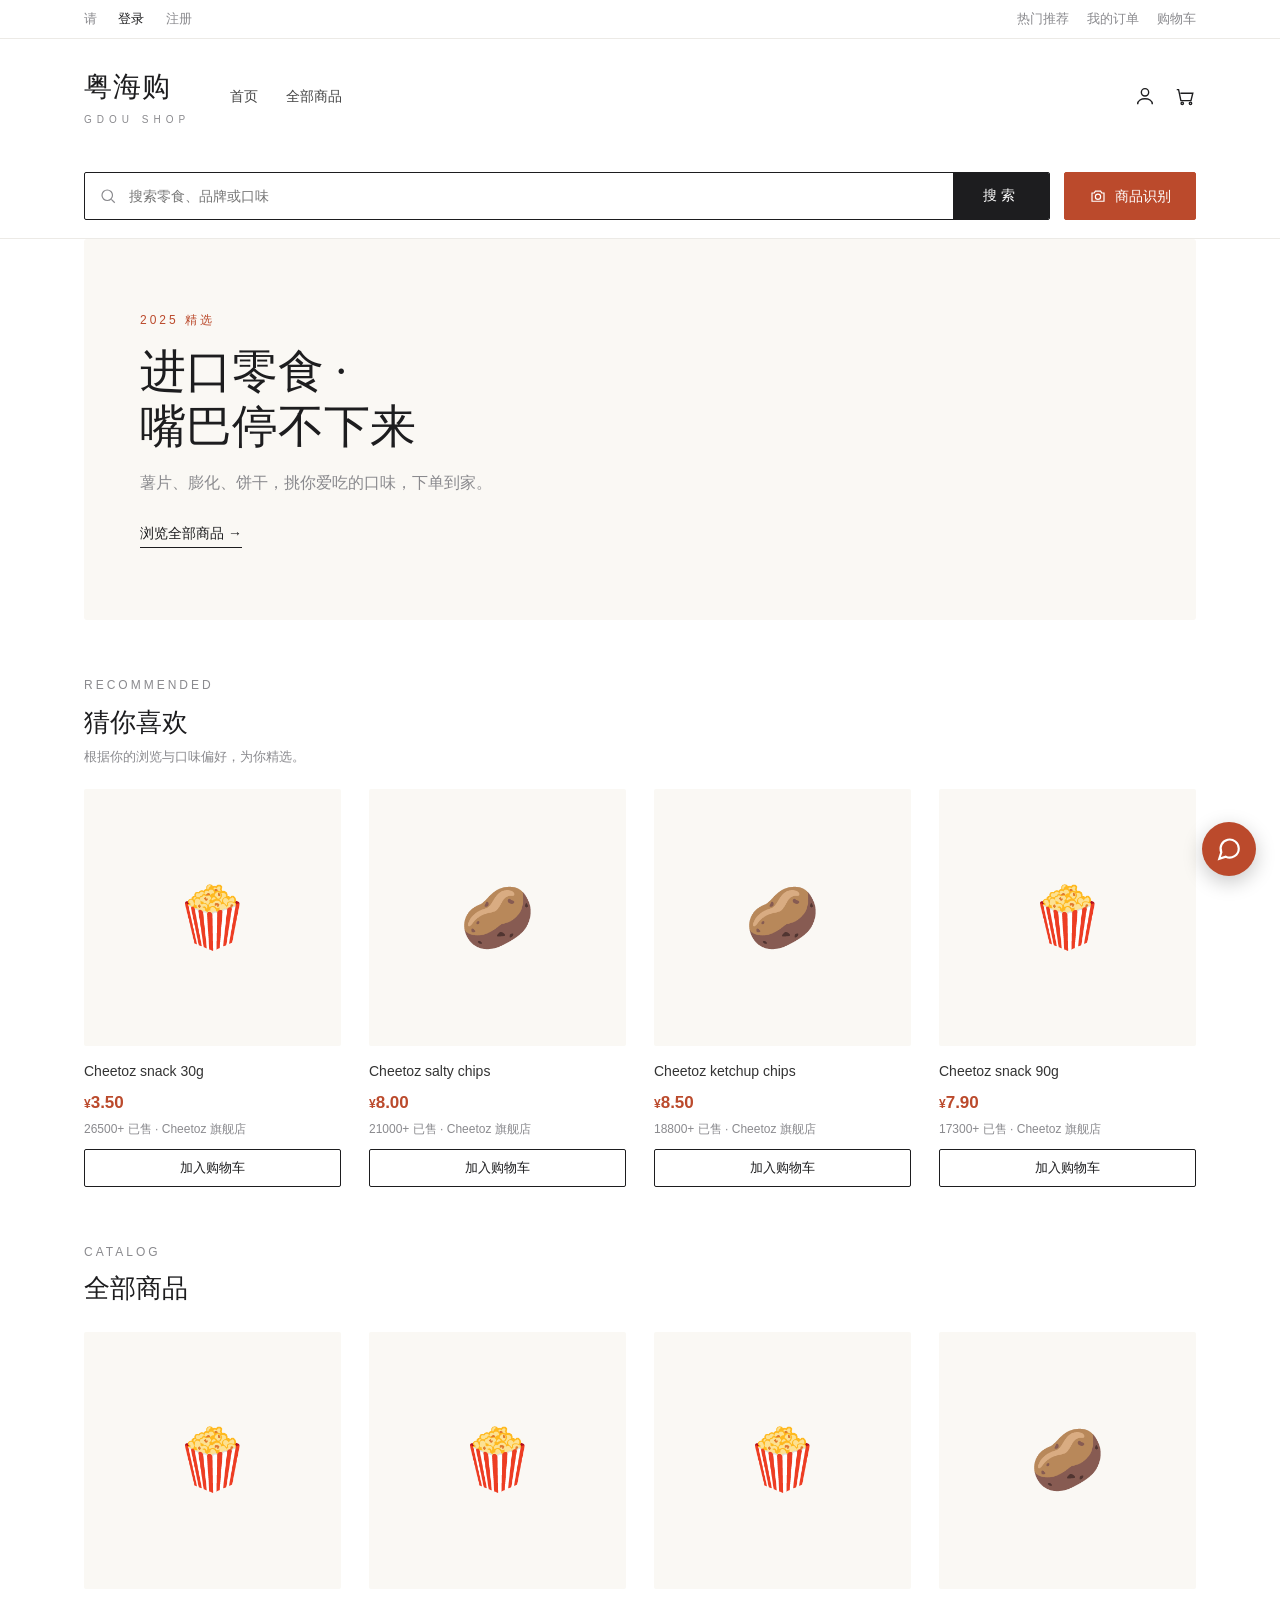
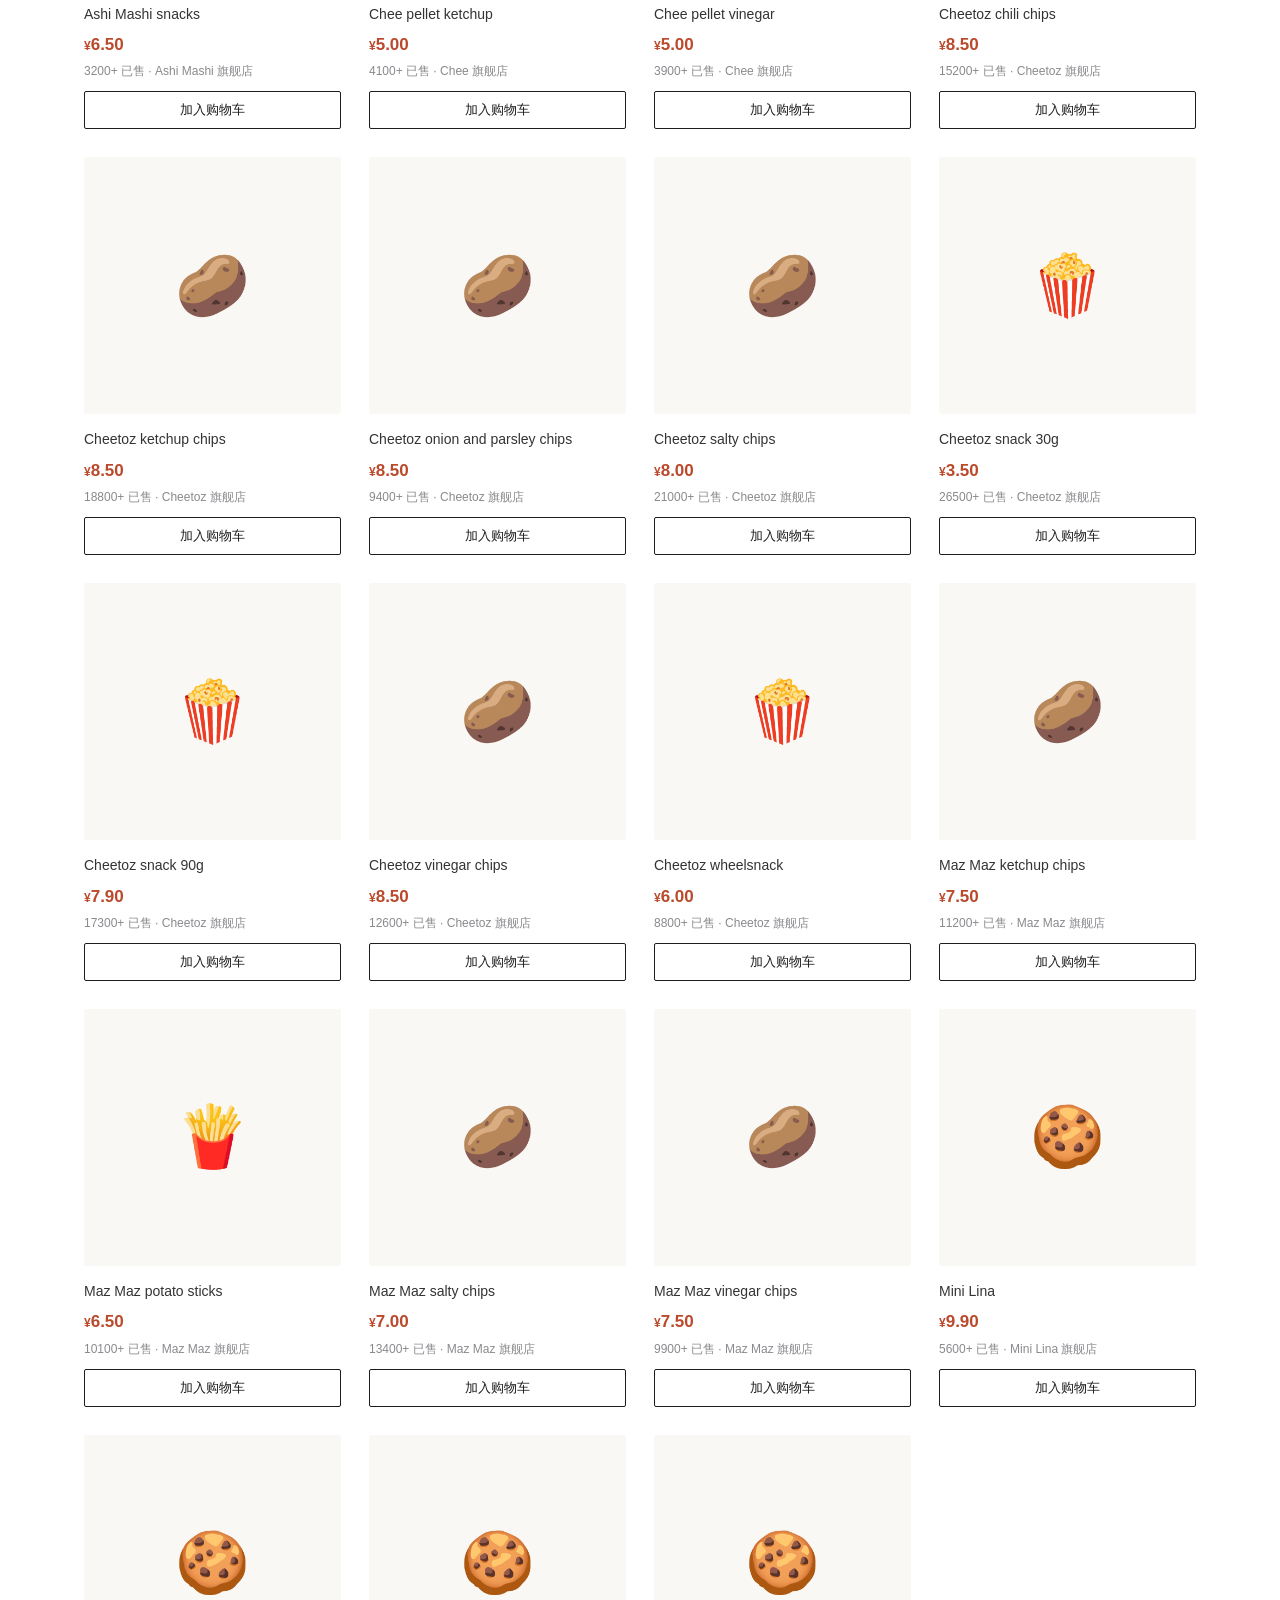
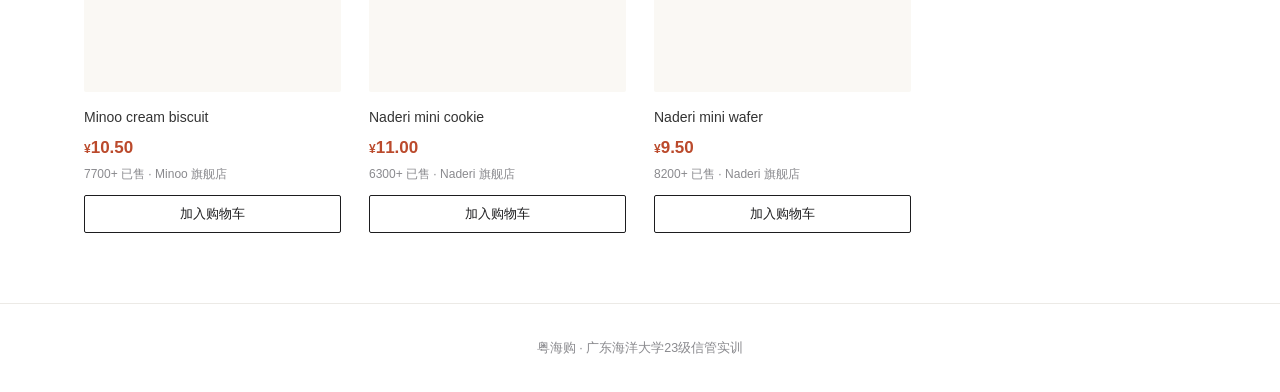
<file: Week1/shop-frontend/index.html>
<!DOCTYPE html>
<html lang="zh-CN">
<head>
<meta charset="UTF-8">
<meta name="viewport" content="width=device-width, initial-scale=1.0">
<title>粤海购</title>
<link rel="stylesheet" href="css/style.css">
</head>
<body>

<div class="topbar"><div class="wrap">
  <div id="userArea">请 <a class="hi" href="login.html">登录</a> / <a href="login.html">注册</a></div>
  <div><a href="reco-test.html">热门推荐</a><a href="orders.html">我的订单</a><a href="cart.html">购物车</a></div>
</div></div>

<header class="header"><div class="wrap">
  <a class="brand" href="index.html">粤海购<small>GDOU SHOP</small></a>
  <nav class="nav">
    <a href="index.html">首页</a><a href="#all">全部商品</a>
  </nav>
  <div class="tools">
    <svg class="ic" viewBox="0 0 24 24" title="我的账户" onclick="goAccount()"><circle cx="12" cy="8" r="4"/><path d="M4 21c0-4 4-6 8-6s8 2 8 6"/></svg>
    <a class="cart-wrap" href="cart.html" title="购物车">
      <svg class="ic" viewBox="0 0 24 24"><path d="M3 5h2l2.5 12h11l2-8H7"/><circle cx="9" cy="20" r="1.3"/><circle cx="18" cy="20" r="1.3"/></svg>
      <span class="cart-badge" id="cartBadge" style="display:none"></span>
    </a>
  </div>
</div></header>

<div class="searchbar"><div class="wrap">
  <div class="searchrow">
    <div class="searchbox">
      <svg class="s-ic" viewBox="0 0 24 24"><circle cx="11" cy="11" r="7"/><line x1="21" y1="21" x2="16.5" y2="16.5"/></svg>
      <input id="kw" placeholder="搜索零食、品牌或口味" onkeydown="if(event.key==='Enter')doSearch()">
      <button class="s-btn" type="button" onclick="doSearch()">搜索</button>
    </div>
    <a class="reco-btn" href="recognize.html">
      <svg viewBox="0 0 24 24"><path d="M4 8h3l1.5-2.5h7L17 8h3v11H4z"/><circle cx="12" cy="13" r="3.5"/></svg>
      商品识别
    </a>
  </div>
</div></div>

<div class="wrap">
  <!-- hero -->
  <section class="hero">
    <div class="eyebrow">2025 精选</div>
    <h1>进口零食 ·<br>嘴巴停不下来</h1>
    <p>薯片、膨化、饼干，挑你爱吃的口味，下单到家。</p>
    <a class="cta" href="#all">浏览全部商品 →</a>
  </section>

  <!-- 猜你喜欢 -->
  <section class="sec" id="reco">
    <div class="eyebrow">RECOMMENDED</div>
    <h2>猜你喜欢</h2>
    <div class="note">根据你的浏览与口味偏好，为你精选。</div>
  </section>
  <div class="grid" id="recoGrid"></div>

  <!-- 全部商品 -->
  <section class="sec" id="all"><div class="eyebrow">CATALOG</div><h2>全部商品</h2></section>
  <div class="grid" id="grid"></div>
</div>

<footer>粤海购 · 广东海洋大学23级信管实训</footer>

<script src="js/app.js"></script>
<script>
let ALL = [];
const SEARCH_MAP = { '辣':'chili','番茄':'ketchup','茄汁':'ketchup','醋':'vinegar','酸':'vinegar','咸':'salty','奶油':'cream','洋葱':'onion','薯片':'chips','饼干':'biscuit','土豆':'potato','奇多':'cheetoz' };
function doSearch(){
  const raw = document.getElementById('kw').value.trim();
  if(!raw){ document.getElementById('grid').innerHTML = ALL.map(cardHTML).join(''); return; }
  const k = (SEARCH_MAP[raw] || raw).toLowerCase();
  const hits = ALL.filter(p => (p.name + ' ' + p.shop).toLowerCase().includes(k));
  document.getElementById('grid').innerHTML = hits.length
    ? hits.map(cardHTML).join('')
    : '<div class="empty-state" style="grid-column:1/-1"><div class="es-title">没有找到“' + raw + '”相关的商品</div><div class="es-sub">换个关键词试试，或问问右下角的 AI 客服～</div></div>';
  document.getElementById('all').scrollIntoView({ behavior:'smooth' });
}
(async function(){
  sessionStorage.removeItem('reco_state');   // 回到首页则清空识别结果缓存
  renderUser();
  ALL = await fetchProducts();
  const recs = await fetchRecommend(currentUser(), ALL, 4);
  document.getElementById('recoGrid').innerHTML = recs.map(cardHTML).join('');
  document.getElementById('grid').innerHTML = ALL.map(cardHTML).join('');
})();
</script>
</body>
</html>
</file>
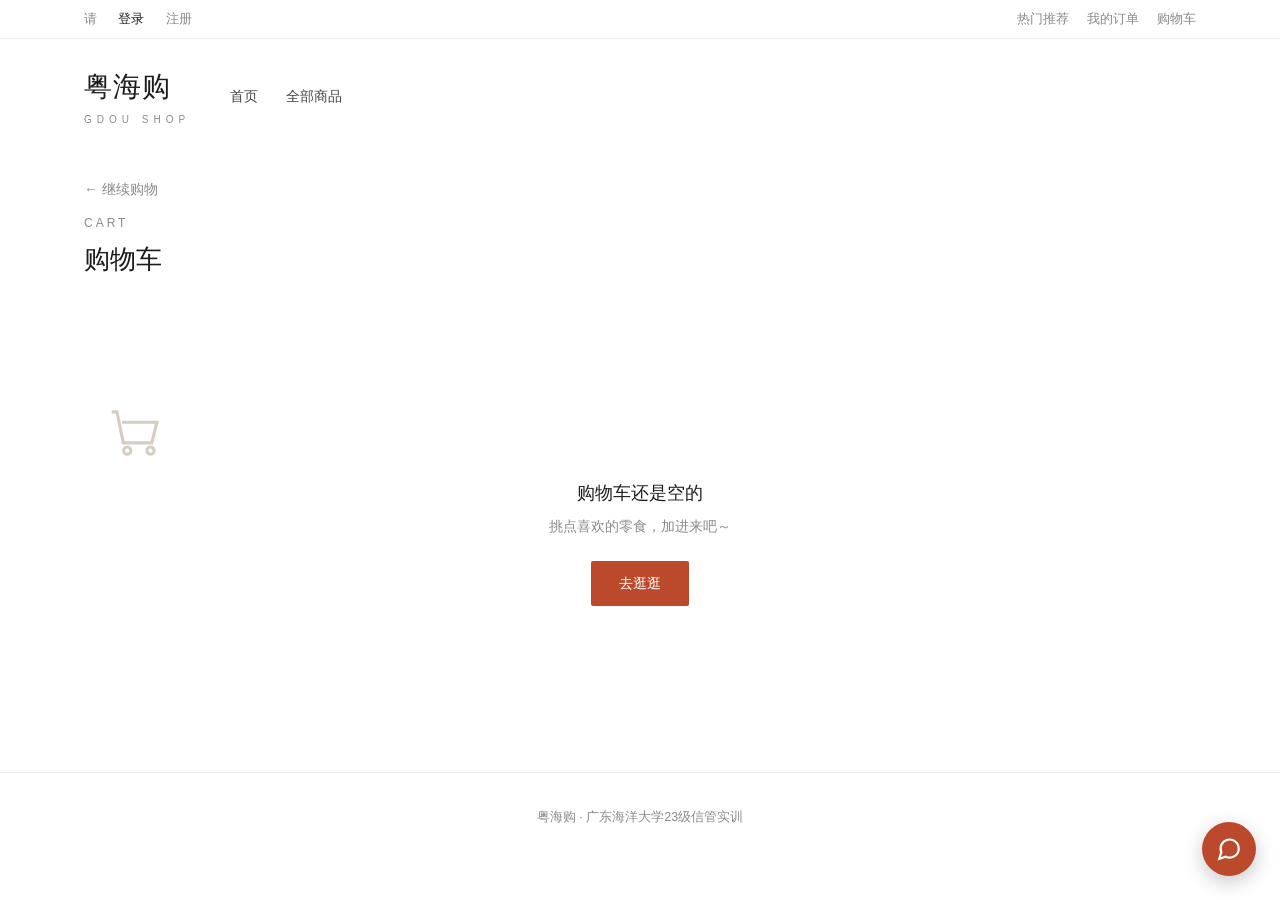
<file: Week1/shop-frontend/cart.html>
<!DOCTYPE html>
<html lang="zh-CN">
<head>
<meta charset="UTF-8">
<meta name="viewport" content="width=device-width, initial-scale=1.0">
<title>购物车 — 粤海购</title>
<link rel="stylesheet" href="css/style.css">
</head>
<body>

<div class="topbar"><div class="wrap">
  <div id="userArea">请 <a class="hi" href="login.html">登录</a> / <a href="login.html">注册</a></div>
  <div><a href="reco-test.html">热门推荐</a><a href="orders.html">我的订单</a><a href="cart.html">购物车</a></div>
</div></div>

<header class="header"><div class="wrap">
  <a class="brand" href="index.html">粤海购<small>GDOU SHOP</small></a>
  <nav class="nav"><a href="index.html">首页</a><a href="index.html#all">全部商品</a></nav>
</div></header>

<div class="wrap">
  <a class="back" href="index.html">← 继续购物</a>
  <section class="sec" style="margin-top:8px"><div class="eyebrow">CART</div><h2>购物车</h2></section>
  <div id="cartBox"></div>
</div>

<footer>粤海购 · 广东海洋大学23级信管实训</footer>

<script src="js/app.js"></script>
<script>
let CATALOG = [];
async function load(){ renderUser(); CATALOG = await fetchProducts(); render(); }
function emptyCart(){
  return '<div class="empty-state"><svg viewBox="0 0 24 24"><path d="M3 5h2l2.5 12h11l2-8H7"/><circle cx="9" cy="20" r="1.4"/><circle cx="18" cy="20" r="1.4"/></svg><div class="es-title">购物车还是空的</div><div class="es-sub">挑点喜欢的零食，加进来吧～</div><a class="cta" href="index.html#all">去逛逛</a></div>';
}
function render(){
  const cart = getCart(), box = document.getElementById('cartBox');
  if(!cart.length){ box.innerHTML = emptyCart(); return; }
  const byId = Object.fromEntries(CATALOG.map(p => [p.id, p]));
  let total = 0;
  const rows = cart.map(it => {
    const p = byId[it.id]; if(!p) return '';
    total += p.price * it.qty;
    return `<div class="line-item">
      <div class="li-img">${p.emoji || '🍪'}</div>
      <div class="li-name"><b>${p.name}</b><small>${p.shop || ''}</small></div>
      <div class="li-price">¥${p.price.toFixed(2)}</div>
      <div class="li-qty"><button onclick="chg(${it.id},-1)">−</button><span>${it.qty}</span><button onclick="chg(${it.id},1)">+</button></div>
      <div class="li-del" onclick="del(${it.id})">删除</div>
    </div>`;
  }).join('');
  box.innerHTML = rows + `<div class="cart-foot"><div class="total">合计<b>¥${total.toFixed(2)}</b></div><button class="btn" onclick="checkout()">去结算</button></div>`;
}
function chg(id, d){ const c = getCart(), it = c.find(x => x.id === id); if(!it) return; it.qty = Math.max(1, it.qty + d); saveCart(c); render(); }
function del(id){ saveCart(getCart().filter(x => x.id !== id)); render(); }
async function checkout(){
  const u = currentUser();
  if(!u){ toast('请先登录后结算'); setTimeout(() => location.href = 'login.html', 800); return; }
  const cart = getCart(); if(!cart.length) return;
  const byId = Object.fromEntries(CATALOG.map(p => [p.id, p]));
  // 优先走真实订单微服务（携带 JWT，受网关鉴权保护）
  let backendOk = true;
  for(const it of cart){
    try {
      const r = await fetch(`${GATEWAY}/orders/save?pid=${it.id}&username=${encodeURIComponent(u)}&number=${it.qty}`,
        { headers: { Authorization: 'Bearer ' + token() }, signal: AbortSignal.timeout(3500) });
      if(!r.ok) throw 0;
    } catch(e){ backendOk = false; break; }
  }
  if(!backendOk){
    // 兜底：订单服务未就绪时本地记录，保证下单流程可用
    const items = cart.map(it => ({ id: it.id, name: (byId[it.id]||{}).name, price: (byId[it.id]||{}).price || 0, qty: it.qty }));
    const total = items.reduce((s, x) => s + x.price * x.qty, 0);
    const orders = JSON.parse(localStorage.getItem('orders') || '[]');
    orders.unshift({ no: 'D' + Date.now(), items, total });
    localStorage.setItem('orders', JSON.stringify(orders));
  }
  localStorage.removeItem('cart'); updateCartBadge();
  toast('下单成功', 'ok');
  setTimeout(() => location.href = 'orders.html', 800);
}
load();
</script>
</body>
</html>
</file>
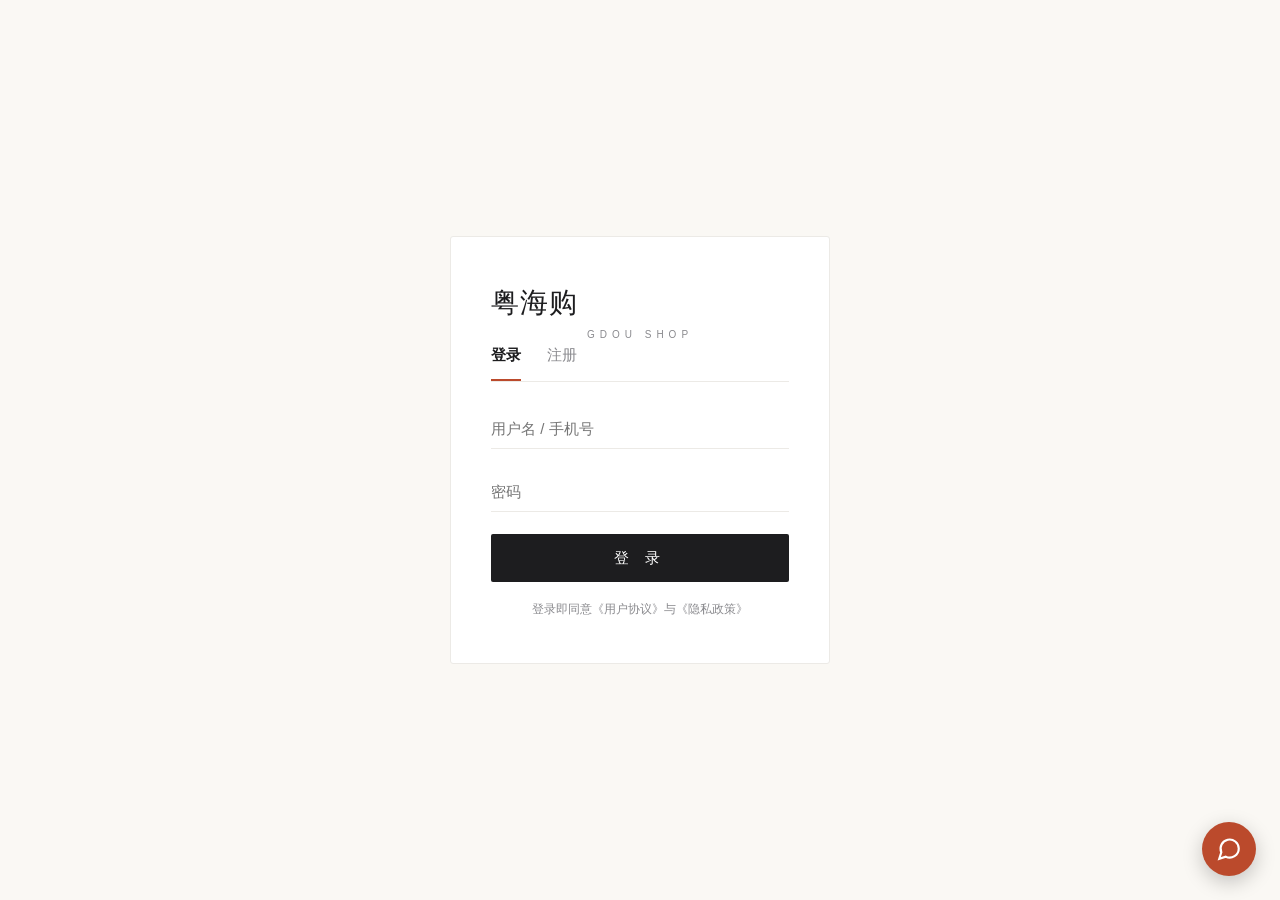
<file: Week1/shop-frontend/login.html>
<!DOCTYPE html>
<html lang="zh-CN">
<head>
<meta charset="UTF-8">
<meta name="viewport" content="width=device-width, initial-scale=1.0">
<title>登录 / 注册 · 粤海购</title>
<link rel="stylesheet" href="css/style.css">
</head>
<body>
<div class="auth">
  <div class="auth-card">
    <a class="brand" href="index.html" style="text-align:center">粤海购<small>GDOU SHOP</small></a>
    <div class="auth-tabs">
      <div id="tabLogin" class="on" onclick="sw('login')">登录</div>
      <div id="tabReg" onclick="sw('reg')">注册</div>
    </div>

    <div id="formLogin">
      <div class="fld"><input id="lu" placeholder="用户名 / 手机号"></div>
      <div class="fld"><input id="lp" type="password" placeholder="密码"></div>
      <button class="btn" onclick="doLogin()">登 录</button>
      <div class="tip">登录即同意《用户协议》与《隐私政策》</div>
    </div>

    <div id="formReg" style="display:none">
      <div class="fld"><input id="ru" placeholder="用户名"></div>
      <div class="fld"><input id="rphone" placeholder="手机号"></div>
      <div class="fld"><input id="rp" type="password" placeholder="密码"></div>
      <div class="fld"><input id="rp2" type="password" placeholder="确认密码"></div>
      <button class="btn" onclick="doReg()">注 册</button>
      <div class="tip">注册即同意《用户协议》与《隐私政策》</div>
    </div>
  </div>
</div>
<script src="js/app.js"></script>
<script>
function sw(t){const L=t==='login';tabLogin.className=L?'on':'';tabReg.className=L?'':'on';
  formLogin.style.display=L?'block':'none';formReg.style.display=L?'none':'block';}

async function doLogin(){
  const username=lu.value.trim(), password=lp.value.trim();
  if(!username||!password)return toast('请输入用户名和密码');
  try{
    const r=await fetch(`${GATEWAY}/user/login`,{method:'POST',headers:{'Content-Type':'application/json'},
      body:JSON.stringify({username,password}),signal:AbortSignal.timeout(2000)});
    const d=await r.json();
    if(d.code===0){ localStorage.setItem('user',username); localStorage.setItem('token',d.token||''); location.href='index.html'; }
    else toast(d.message||'登录失败');
  }catch(e){ // 后端未启动 → 本地降级
    localStorage.setItem('user',username); toast('（用户服务未启动，本地登录）欢迎 '+username); location.href='index.html';
  }
}
async function doReg(){
  const username=ru.value.trim(), phone=rphone.value.trim(), password=rp.value.trim();
  if(!username||!phone||!password)return toast('请填写完整');
  if(password!==rp2.value.trim())return toast('两次密码不一致');
  try{
    const r=await fetch(`${GATEWAY}/user/register`,{method:'POST',headers:{'Content-Type':'application/json'},
      body:JSON.stringify({username,phone,password}),signal:AbortSignal.timeout(2000)});
    const d=await r.json();
    if(d.code===0){ localStorage.setItem('user',username); localStorage.setItem('token',d.token||''); toast('注册成功，已登录'); location.href='index.html'; }
    else toast(d.message||'注册失败');
  }catch(e){ localStorage.setItem('user',username); toast('（用户服务未启动，本地注册）'); location.href='index.html'; }
}
</script>
</body>
</html>
</file>
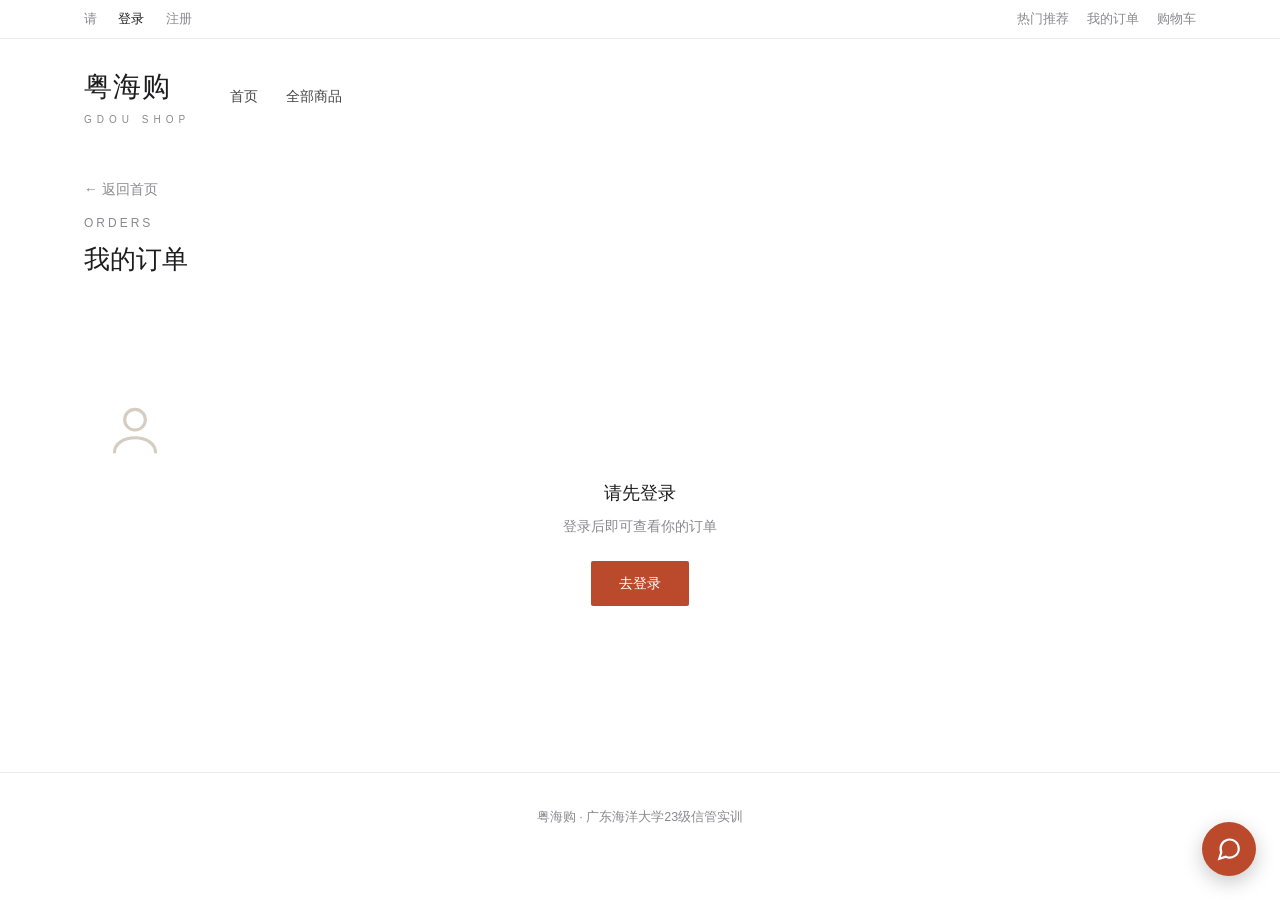
<file: Week1/shop-frontend/orders.html>
<!DOCTYPE html>
<html lang="zh-CN">
<head>
<meta charset="UTF-8">
<meta name="viewport" content="width=device-width, initial-scale=1.0">
<title>我的订单 — 粤海购</title>
<link rel="stylesheet" href="css/style.css">
</head>
<body>

<div class="topbar"><div class="wrap">
  <div id="userArea">请 <a class="hi" href="login.html">登录</a> / <a href="login.html">注册</a></div>
  <div><a href="reco-test.html">热门推荐</a><a href="orders.html">我的订单</a><a href="cart.html">购物车</a></div>
</div></div>

<header class="header"><div class="wrap">
  <a class="brand" href="index.html">粤海购<small>GDOU SHOP</small></a>
  <nav class="nav"><a href="index.html">首页</a><a href="index.html#all">全部商品</a></nav>
</div></header>

<div class="wrap">
  <a class="back" href="index.html">← 返回首页</a>
  <section class="sec" style="margin-top:8px"><div class="eyebrow">ORDERS</div><h2>我的订单</h2></section>
  <div id="ordersBox"></div>
</div>

<footer>粤海购 · 广东海洋大学23级信管实训</footer>

<script src="js/app.js"></script>
<script>
function orderCard(o){
  const lines = o.items.map(it =>
    `<div class="line-item"><div class="li-name"><b>${it.name || '商品'}</b><small>数量 x${it.qty}</small></div><div class="li-price">¥${Number(it.price).toFixed(2)}</div></div>`).join('');
  return `<div class="order-card"><div class="oc-head"><span>订单号 ${o.no}</span><span>已下单</span></div>${lines}
    <div class="cart-foot" style="margin-top:12px"><div class="total">实付<b>¥${Number(o.total).toFixed(2)}</b></div></div></div>`;
}
async function load(){
  renderUser();
  const u = currentUser();
  if(!u){
    document.getElementById('ordersBox').innerHTML =
      '<div class="empty-state"><svg viewBox="0 0 24 24"><circle cx="12" cy="8" r="4"/><path d="M4 21c0-4 4-6 8-6s8 2 8 6"/></svg><div class="es-title">请先登录</div><div class="es-sub">登录后即可查看你的订单</div><a class="cta" href="login.html">去登录</a></div>';
    return;
  }
  let orders = [];
  // 优先读真实订单微服务（携带 JWT）
  try {
    const r = await fetch(`${GATEWAY}/orders/list?username=${encodeURIComponent(u)}`,
      { headers: { Authorization: 'Bearer ' + token() }, signal: AbortSignal.timeout(2500) });
    if(r.ok){
      const d = await r.json();
      if(Array.isArray(d)) orders = d.map(o => ({
        no: '#' + o.id, total: (o.productPrice || 0) * (o.number || 1),
        items: [{ name: o.productName, price: o.productPrice, qty: o.number }],
      }));
    }
  } catch(e){}
  // 兜底：本地订单
  if(!orders.length) orders = JSON.parse(localStorage.getItem('orders') || '[]');
  if(!orders.length){
    document.getElementById('ordersBox').innerHTML =
      '<div class="empty-state"><svg viewBox="0 0 24 24"><path d="M4 4h16v16H4z"/><path d="M8 9h8M8 13h5"/></svg><div class="es-title">暂无订单</div><div class="es-sub">你还没有下过单，去挑点零食吧～</div><a class="cta" href="index.html#all">去逛逛</a></div>';
    return;
  }
  document.getElementById('ordersBox').innerHTML = orders.map(orderCard).join('');
}
load();
</script>
</body>
</html>
</file>
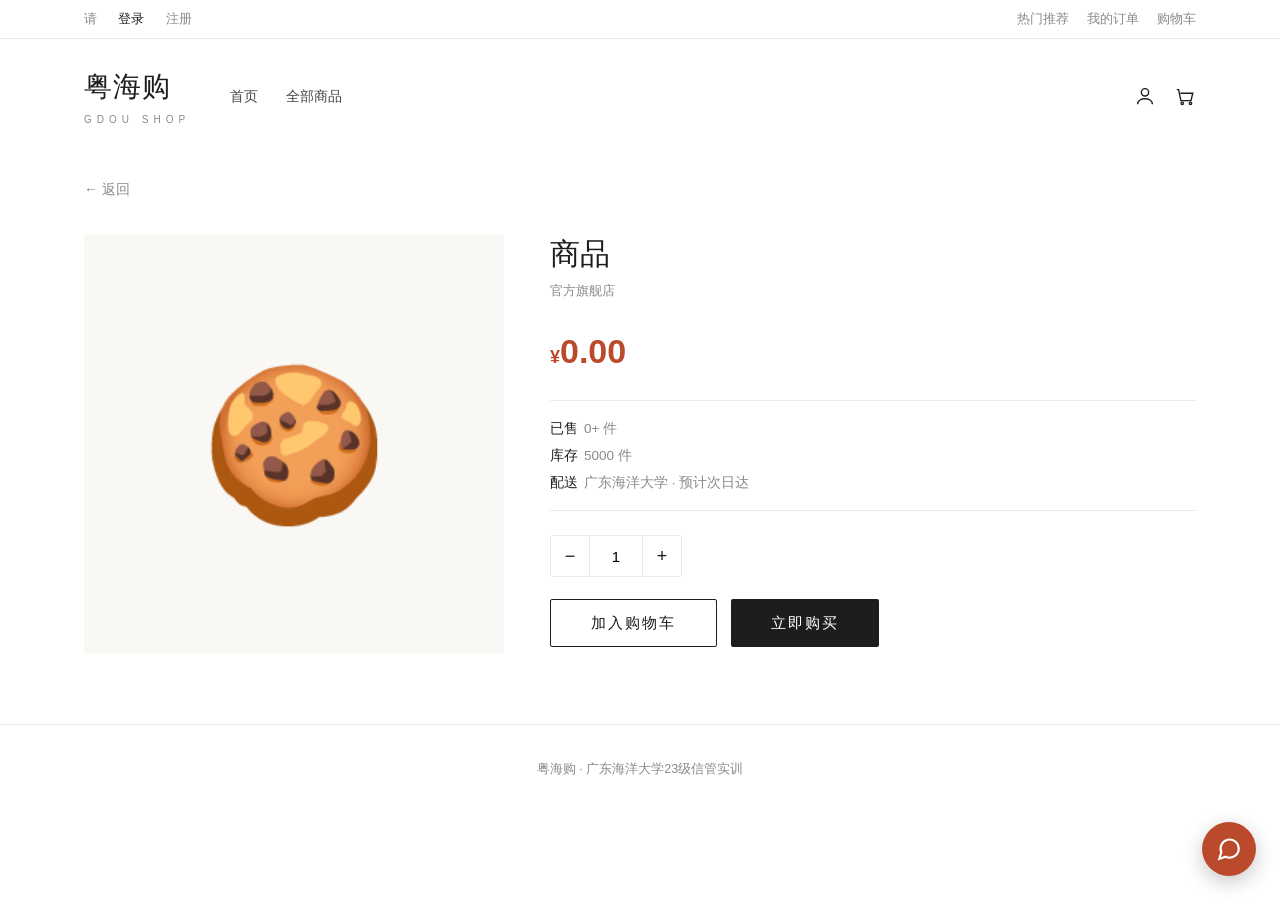
<file: Week1/shop-frontend/product.html>
<!DOCTYPE html>
<html lang="zh-CN">
<head>
<meta charset="UTF-8">
<meta name="viewport" content="width=device-width, initial-scale=1.0">
<title>商品详情 — 粤海购</title>
<link rel="stylesheet" href="css/style.css">
</head>
<body>

<div class="topbar"><div class="wrap">
  <div id="userArea">请 <a class="hi" href="login.html">登录</a> / <a href="login.html">注册</a></div>
  <div><a href="reco-test.html">热门推荐</a><a href="orders.html">我的订单</a><a href="cart.html">购物车</a></div>
</div></div>

<header class="header"><div class="wrap">
  <a class="brand" href="index.html">粤海购<small>GDOU SHOP</small></a>
  <nav class="nav"><a href="index.html">首页</a><a href="index.html#all">全部商品</a></nav>
  <div class="tools">
    <svg class="ic" viewBox="0 0 24 24" title="我的账户" onclick="goAccount()"><circle cx="12" cy="8" r="4"/><path d="M4 21c0-4 4-6 8-6s8 2 8 6"/></svg>
    <a class="cart-wrap" href="cart.html" title="购物车">
      <svg class="ic" viewBox="0 0 24 24"><path d="M3 5h2l2.5 12h11l2-8H7"/><circle cx="9" cy="20" r="1.3"/><circle cx="18" cy="20" r="1.3"/></svg>
      <span class="cart-badge" id="cartBadge" style="display:none"></span>
    </a>
  </div>
</div></header>

<div class="wrap">
  <a class="back" href="index.html" onclick="if(history.length>1){history.back();return false;}">← 返回</a>
  <div id="pd"></div>
</div>

<footer>粤海购 · 广东海洋大学23级信管实训</footer>

<script src="js/app.js"></script>
<script>
const PID = parseInt(new URLSearchParams(location.search).get('id'), 10);
let CUR = null;
async function load(){
  renderUser();
  let p = null;
  try {
    const r = await fetch(`${GATEWAY}/admin/products/${PID}`, { signal: AbortSignal.timeout(2000) });
    if(r.ok) p = await r.json();   // 真实数据：商品微服务
  } catch(e){}
  const m = MOCK.find(x => x.id === PID) || {};
  CUR = {
    id: PID,
    name: m.name || (p && p.name) || '商品',
    price: (p && p.price != null) ? p.price : (m.price || 0),
    stock: (p && p.stock != null) ? p.stock : 5000,
    emoji: m.emoji || '🍪',
    shop: m.shop || '官方旗舰店',
    sales: m.sales || 0,
  };
  render();
}
function render(){
  const p = CUR;
  document.getElementById('pd').innerHTML = `
    <div class="pd">
      <div class="pd-img"><span class="emoji">${p.emoji}</span></div>
      <div class="pd-info">
        <h1>${p.name}</h1>
        <div class="pd-shop">${p.shop}</div>
        <div class="pd-price"><small>¥</small>${Number(p.price).toFixed(2)}</div>
        <div class="pd-meta">
          <div><b>已售</b>${p.sales}+ 件</div>
          <div><b>库存</b>${p.stock} 件</div>
          <div><b>配送</b>广东海洋大学 · 预计次日达</div>
        </div>
        <div class="qty">
          <button onclick="step(-1)">−</button>
          <input id="qty" value="1" readonly>
          <button onclick="step(1)">+</button>
        </div>
        <div class="pd-actions">
          <button class="btn ghost" onclick="addCart()">加入购物车</button>
          <button class="btn" onclick="buyNow()">立即购买</button>
        </div>
      </div>
    </div>`;
}
function step(d){
  const el = document.getElementById('qty');
  el.value = Math.max(1, (parseInt(el.value, 10) || 1) + d);
}
function qty(){ return parseInt(document.getElementById('qty').value, 10) || 1; }
function addCart(){ addToCart(PID, qty()); }
function buyNow(){ addToCart(PID, qty()); setTimeout(() => location.href = 'cart.html', 400); }
load();
</script>
</body>
</html>
</file>
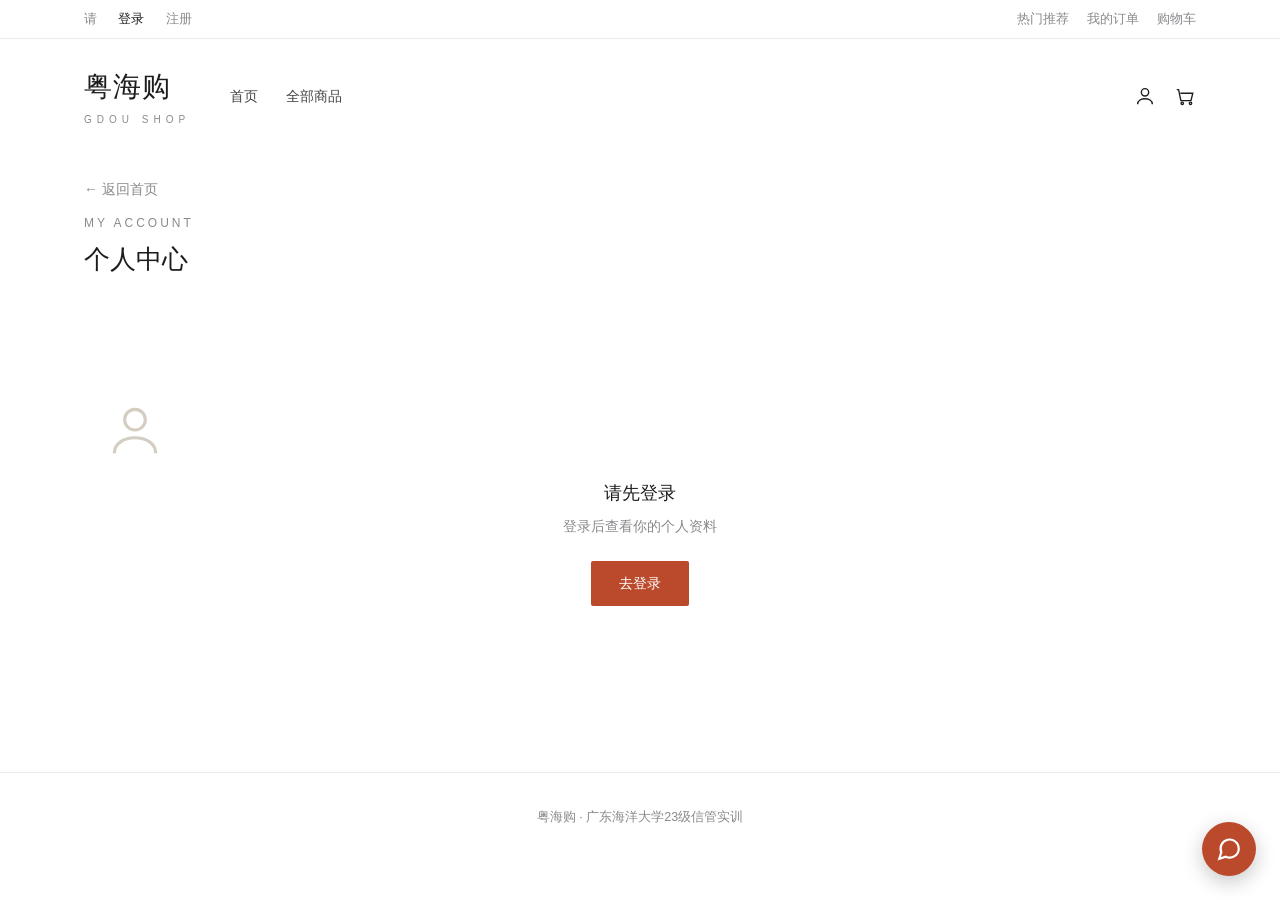
<file: Week1/shop-frontend/profile.html>
<!DOCTYPE html>
<html lang="zh-CN">
<head>
<meta charset="UTF-8">
<meta name="viewport" content="width=device-width, initial-scale=1.0">
<title>个人中心 — 粤海购</title>
<link rel="stylesheet" href="css/style.css">
</head>
<body>

<div class="topbar"><div class="wrap">
  <div id="userArea">请 <a class="hi" href="login.html">登录</a> / <a href="login.html">注册</a></div>
  <div><a href="reco-test.html">热门推荐</a><a href="orders.html">我的订单</a><a href="cart.html">购物车</a></div>
</div></div>

<header class="header"><div class="wrap">
  <a class="brand" href="index.html">粤海购<small>GDOU SHOP</small></a>
  <nav class="nav"><a href="index.html">首页</a><a href="index.html#all">全部商品</a></nav>
  <div class="tools">
    <svg class="ic" viewBox="0 0 24 24" title="我的账户" onclick="goAccount()"><circle cx="12" cy="8" r="4"/><path d="M4 21c0-4 4-6 8-6s8 2 8 6"/></svg>
    <a class="cart-wrap" href="cart.html" title="购物车">
      <svg class="ic" viewBox="0 0 24 24"><path d="M3 5h2l2.5 12h11l2-8H7"/><circle cx="9" cy="20" r="1.3"/><circle cx="18" cy="20" r="1.3"/></svg>
      <span class="cart-badge" id="cartBadge" style="display:none"></span>
    </a>
  </div>
</div></header>

<div class="wrap">
  <a class="back" href="index.html">← 返回首页</a>
  <section class="sec" style="margin-top:8px"><div class="eyebrow">MY ACCOUNT</div><h2>个人中心</h2></section>
  <div id="pf"></div>
</div>

<footer>粤海购 · 广东海洋大学23级信管实训</footer>

<script src="js/app.js"></script>
<script>
async function load(){
  renderUser();
  const u = currentUser();
  if(!u){
    document.getElementById('pf').innerHTML =
      '<div class="empty-state"><svg viewBox="0 0 24 24"><circle cx="12" cy="8" r="4"/><path d="M4 21c0-4 4-6 8-6s8 2 8 6"/></svg><div class="es-title">请先登录</div><div class="es-sub">登录后查看你的个人资料</div><a class="cta" href="login.html">去登录</a></div>';
    return;
  }
  let info = { username: u, nickname: u, phone: '—' };
  try {
    const r = await fetch(`${GATEWAY}/user/info`, { headers: { Authorization: 'Bearer ' + token() }, signal: AbortSignal.timeout(2000) });
    const d = await r.json();
    if(d && d.code === 0) info = d;   // 真实资料：用户微服务（凭 JWT 取本人信息）
  } catch(e){}
  const initial = (info.nickname || info.username || 'U').slice(0,1).toUpperCase();
  document.getElementById('pf').innerHTML = `
    <div class="profile-card">
      <div class="pc-avatar">${initial}</div>
      <div class="pc-row"><span>用户名</span><b>${info.username || '—'}</b></div>
      <div class="pc-row"><span>昵称</span><b>${info.nickname || info.username || '—'}</b></div>
      <div class="pc-row"><span>手机号</span><b>${info.phone || '—'}</b></div>
      <div class="pc-links">
        <button class="btn ghost" style="width:auto;padding:0 26px" onclick="location.href='orders.html'">我的订单</button>
        <button class="btn ghost" style="width:auto;padding:0 26px" onclick="location.href='cart.html'">购物车</button>
        <button class="btn" style="width:auto;padding:0 30px" onclick="doLogout()">退出登录</button>
      </div>
    </div>`;
}
function doLogout(){ logout(); toast('已退出登录'); setTimeout(() => location.href = 'index.html', 600); }
load();
</script>
</body>
</html>
</file>
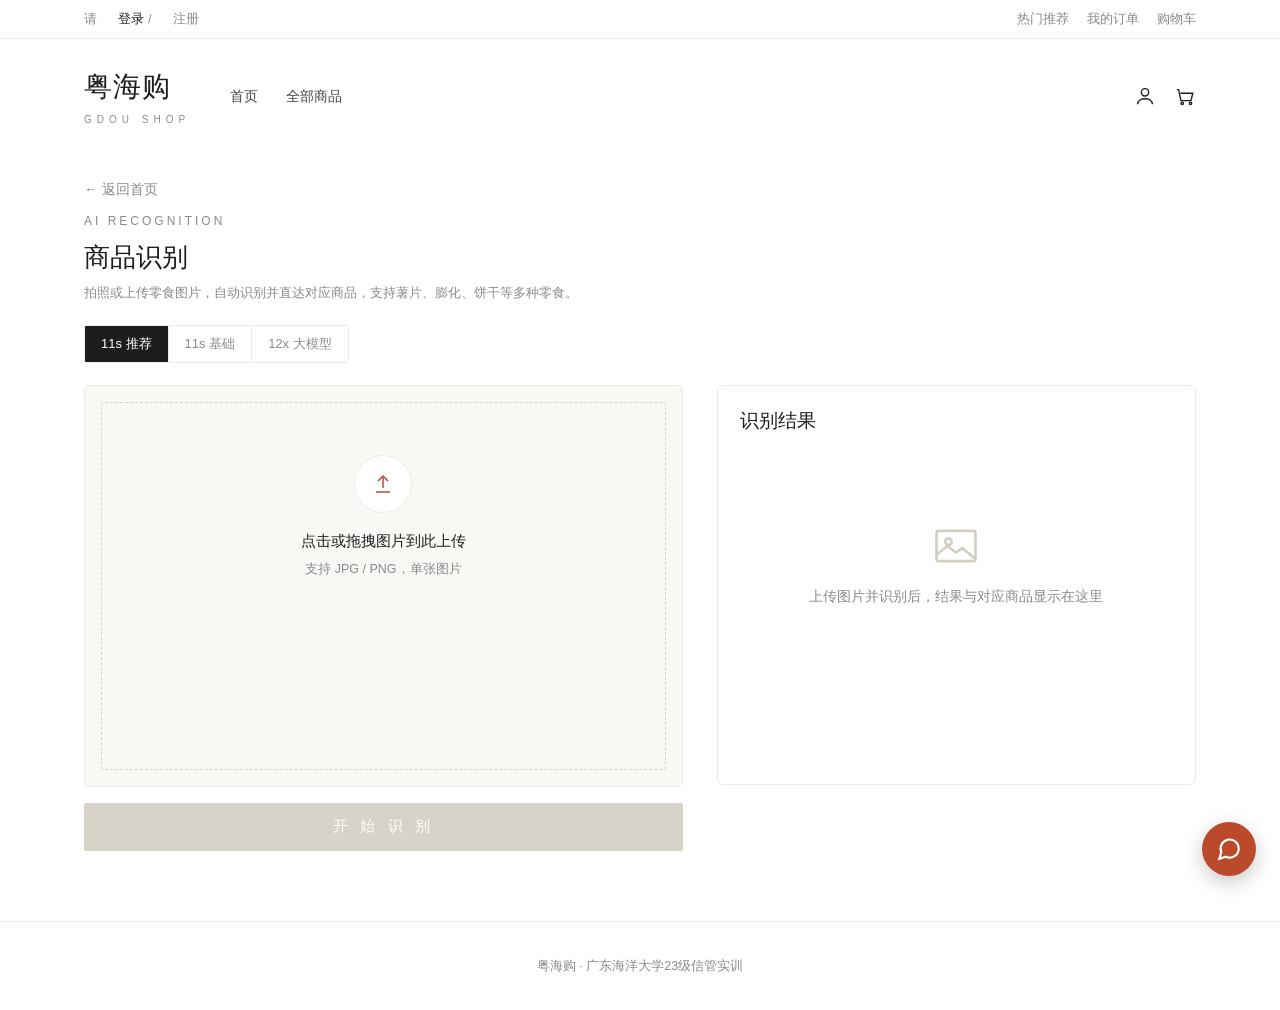
<file: Week1/shop-frontend/recognize.html>
<!DOCTYPE html>
<html lang="zh-CN">
<head>
<meta charset="UTF-8">
<meta name="viewport" content="width=device-width, initial-scale=1.0">
<title>商品识别 — 粤海购</title>
<link rel="stylesheet" href="css/style.css">
</head>
<body>

<div class="topbar"><div class="wrap">
  <div id="userArea">请 <a class="hi" href="login.html">登录</a> / <a href="login.html">注册</a></div>
  <div><a href="reco-test.html">热门推荐</a><a href="orders.html">我的订单</a><a href="cart.html">购物车</a></div>
</div></div>

<header class="header"><div class="wrap">
  <a class="brand" href="index.html">粤海购<small>GDOU SHOP</small></a>
  <nav class="nav"><a href="index.html">首页</a><a href="index.html#all">全部商品</a></nav>
  <div class="tools">
    <svg class="ic" viewBox="0 0 24 24" title="我的账户" onclick="goAccount()"><circle cx="12" cy="8" r="4"/><path d="M4 21c0-4 4-6 8-6s8 2 8 6"/></svg>
    <a class="cart-wrap" href="cart.html" title="购物车">
      <svg class="ic" viewBox="0 0 24 24"><path d="M3 5h2l2.5 12h11l2-8H7"/><circle cx="9" cy="20" r="1.3"/><circle cx="18" cy="20" r="1.3"/></svg>
      <span class="cart-badge" id="cartBadge" style="display:none"></span>
    </a>
  </div>
</div></header>

<div class="wrap">
  <a class="back" href="index.html">← 返回首页</a>
  <section class="sec" style="margin-top:6px">
    <div class="eyebrow">AI RECOGNITION</div>
    <h2>商品识别</h2>
    <div class="note">拍照或上传零食图片，自动识别并直达对应商品，支持薯片、膨化、饼干等多种零食。</div>
  </section>

  <div class="model-pick" id="modelPick" role="group" aria-label="选择识别模型"></div>

  <div class="reco2">
    <!-- 左：图片 + 操作 -->
    <div class="reco2-left">
      <div class="reco2-stage" id="stage">
        <div class="drop" id="drop">
          <input type="file" id="file" accept="image/*" hidden>
          <span class="drop-ic"><svg viewBox="0 0 24 24"><path d="M12 16V4"/><path d="M7 9l5-5 5 5"/><path d="M5 20h14"/></svg></span>
          <div class="drop-main">点击或拖拽图片到此上传</div>
          <div class="drop-sub">支持 JPG / PNG，单张图片</div>
        </div>
        <div class="canvas-wrap" id="canvasWrap" style="display:none">
          <img id="preview" class="preview" alt="预览">
          <canvas id="overlay" class="overlay"></canvas>
        </div>
      </div>
      <div class="reco2-actions">
        <button class="btn ghost" id="reupload" onclick="pickFile()" style="display:none">换 一 张</button>
        <button class="btn" id="btn" disabled onclick="recognize()">开 始 识 别</button>
      </div>
    </div>

    <!-- 右：识别结果（直达商品） -->
    <div class="reco2-right">
      <div class="reco2-rhead">识别结果 <span id="rcount"></span></div>
      <div class="reco-meta" id="resmeta"></div>
      <div class="reco-list" id="result">
        <div class="reco-empty2">
          <svg viewBox="0 0 24 24"><rect x="3" y="5" width="18" height="14" rx="1"/><circle cx="8.5" cy="10" r="1.5"/><path d="M3 16l5-4 4 3 3-2 6 5"/></svg>
          <div>上传图片并识别后，结果与对应商品显示在这里</div>
        </div>
      </div>
    </div>
  </div>
</div>

<footer>粤海购 · 广东海洋大学23级信管实训</footer>

<script src="js/app.js"></script>
<script>
// 图片上传走微服务：前端 → 网关(/reco) → 商品服务 → 算法层 AI 服务
const RECO = "http://localhost:9000/reco";
const FALLBACK_MODELS = [
  { value: "11s_balanced", label: "11s 推荐", default: true },
  { value: "11s_base",     label: "11s 基础" },
  { value: "12x_balanced", label: "12x 大模型" },
];

const file = document.getElementById('file'), drop = document.getElementById('drop');
const preview = document.getElementById('preview'), btn = document.getElementById('btn'), reupload = document.getElementById('reupload');
const result = document.getElementById('result'), modelPick = document.getElementById('modelPick');
const canvasWrap = document.getElementById('canvasWrap'), overlay = document.getElementById('overlay');
const rcount = document.getElementById('rcount'), resmeta = document.getElementById('resmeta');
let imgFile = null, currentModel = FALLBACK_MODELS[0].value, modelLabels = {}, lastRender = null;
const PROD_BY_NAME = Object.fromEntries((typeof MOCK !== 'undefined' ? MOCK : []).map(p => [p.name, p]));

// 识别结果会话内持久化：从详情页返回时恢复，回到首页则清空
function dataURLtoFile(durl, name){
  const [meta, b64] = durl.split(',');
  const mime = (meta.match(/:(.*?);/) || [, 'image/jpeg'])[1];
  const bin = atob(b64), u8 = new Uint8Array(bin.length);
  for(let i = 0; i < bin.length; i++) u8[i] = bin.charCodeAt(i);
  return new File([u8], name, { type: mime });
}
function saveState(data){
  if(!imgFile) return;
  const r = new FileReader();
  r.onload = () => { try { sessionStorage.setItem('reco_state', JSON.stringify({ img: r.result, model: currentModel, data })); } catch(e){} };
  r.readAsDataURL(imgFile);
}
function restoreState(){
  let s; try { s = JSON.parse(sessionStorage.getItem('reco_state') || 'null'); } catch(e){ s = null; }
  if(!s || !s.img) return;
  currentModel = s.model || currentModel;
  modelPick.querySelectorAll('.seg').forEach(b => b.classList.toggle('on', b.dataset.val === currentModel));
  imgFile = dataURLtoFile(s.img, 'restored.jpg');
  drop.style.display = 'none'; canvasWrap.style.display = 'inline-block'; reupload.style.display = ''; btn.disabled = false;
  preview.onload = () => { render(s.data); };
  preview.src = s.img;
}

// ---- 模型选择器 ----
async function loadModels(){
  let models = null;
  try {
    const r = await fetch(`${RECO}/models`, { signal: AbortSignal.timeout(3000) });
    if(!r.ok) throw 0;
    const data = await r.json();
    const arr = Array.isArray(data) ? data : (data.models || []);
    if(arr.length) models = arr.map(m => typeof m === 'string'
      ? { value: m, label: m }
      : { value: m.value || m.key || m.name || m.id, label: m.label || m.name || m.value || m.key, default: !!m.default });
  } catch(e){}
  if(!models || !models.length) models = FALLBACK_MODELS;
  const def = models.find(m => m.default) || models[0];
  currentModel = def.value;
  modelPick.innerHTML = models.map(m =>
    `<button type="button" class="seg${m.value === currentModel ? ' on' : ''}" data-val="${m.value}">${m.label}</button>`).join('');
  modelLabels = {};
  models.forEach(m => { modelLabels[m.value] = m.label; });
  modelPick.querySelectorAll('.seg').forEach(b => {
    b.onclick = () => {
      currentModel = b.dataset.val;
      modelPick.querySelectorAll('.seg').forEach(x => x.classList.toggle('on', x === b));
      if(imgFile) recognize();
    };
  });
}
loadModels().then(restoreState);

// ---- 选图 ----
let _picking = false;
function pickFile(){ if(_picking) return; _picking = true; file.click(); setTimeout(() => { _picking = false; }, 700); }
drop.onclick = pickFile;
file.onchange = e => { if(e.target.files[0]) show(e.target.files[0]); };
drop.ondragover = e => { e.preventDefault(); };
drop.ondrop = e => { e.preventDefault(); if(e.dataTransfer.files[0]) show(e.dataTransfer.files[0]); };

function show(f){
  imgFile = f; lastRender = null;
  preview.onload = () => { clearOverlay(); };
  preview.src = URL.createObjectURL(f);
  drop.style.display = 'none';
  canvasWrap.style.display = 'inline-block';
  reupload.style.display = '';
  btn.disabled = false;
  rcount.textContent = ''; resmeta.textContent = '';
  result.innerHTML = '<div class="reco-empty2"><div>已选择图片，点击「开始识别」</div></div>';
}

// ---- 识别 ----
async function recognize(){
  if(!imgFile) return;
  result.innerHTML = '<div class="reco-empty2"><div>识别中…</div></div>';
  clearOverlay();
  try {
    const fd = new FormData();
    fd.append('file', imgFile); fd.append('model', currentModel);
    const r = await fetch(`${RECO}/recognize`, { method:'POST', body: fd, signal: AbortSignal.timeout(8000) });
    if(!r.ok) throw 0;
    render(await r.json());
  } catch(e){
    toast("（识别服务未启动，显示示例结果）");
    render({ model: currentModel, device: "cpu", infer_ms: 0,
      image_w: preview.naturalWidth, image_h: preview.naturalHeight,
      detections: [{ name: "Cheetoz salty chips", conf: 0.97, box: [preview.naturalWidth*0.2, preview.naturalHeight*0.2, preview.naturalWidth*0.8, preview.naturalHeight*0.8] }] });
  }
}

// ---- 渲染：画框 + 结果直达商品 ----
function render(data){
  const dets = (data && data.detections) || [];
  const imgW = (data && data.image_w) || preview.naturalWidth || 1;
  const imgH = (data && data.image_h) || preview.naturalHeight || 1;
  if(!dets.length){
    clearOverlay(); rcount.textContent = ''; resmeta.textContent = '';
    result.innerHTML = '<div class="reco-empty2"><div>未识别到商品，换张清晰点的图片试试～</div></div>';
    return;
  }
  lastRender = { dets, w: imgW, h: imgH };
  drawBoxes(dets, imgW, imgH);

  rcount.textContent = '· 共 ' + dets.length + ' 个';
  const label = modelLabels[data && data.model] || (data && data.model) || currentModel;
  const ms = (data && data.infer_ms != null) ? data.infer_ms : '—';
  resmeta.textContent = `模型 ${label} · 设备 ${(data && data.device) || '—'} · 用时 ${ms}ms`;

  result.innerHTML = dets.map(d => {
    const pct = (d.conf || 0) * 100;
    const p = PROD_BY_NAME[d.name];
    const buy = p
      ? `<div class="ri-buy">
           <span class="ri-price"><small>¥</small>${Number(p.price).toFixed(2)}</span>
           <a class="ri-link" href="product.html?id=${p.id}">查看商品</a>
           <button class="ri-add" onclick="addToCart(${p.id})">加入购物车</button>
         </div>`
      : `<div class="ri-buy"><span style="color:#999;font-size:12.5px">商城暂未上架</span></div>`;
    return `<div class="reco-item">
        <div class="ri-emoji">${p ? p.emoji : '🔍'}</div>
        <div class="ri-main">
          <div class="ri-name"><span>${d.name}</span><span class="ri-pct">${pct.toFixed(1)}%</span></div>
          <div class="bar-track"><div class="bar" style="width:${pct.toFixed(0)}%"></div></div>
          ${buy}
        </div>
      </div>`;
  }).join('');
  saveState(data);
}

// ---- canvas 叠加画框 ----
function clearOverlay(){ const ctx = overlay.getContext('2d'); ctx && ctx.clearRect(0, 0, overlay.width, overlay.height); }
function boxOf(d){ if(Array.isArray(d.box)) return d.box; if(Array.isArray(d.xyxy)) return d.xyxy; if(d.x1 != null) return [d.x1, d.y1, d.x2, d.y2]; return null; }
function drawBoxes(dets, imgW, imgH){
  const dispW = preview.clientWidth, dispH = preview.clientHeight;
  if(!dispW || !dispH) return;
  overlay.width = dispW; overlay.height = dispH;
  const sx = dispW / imgW, sy = dispH / imgH;
  const ctx = overlay.getContext('2d');
  ctx.clearRect(0, 0, dispW, dispH);
  const accent = getComputedStyle(document.documentElement).getPropertyValue('--accent').trim() || '#bb4a2c';
  ctx.lineWidth = 2; ctx.strokeStyle = accent;
  ctx.font = '600 13px -apple-system,"Microsoft YaHei",Arial,sans-serif'; ctx.textBaseline = 'top';
  dets.forEach(d => {
    const b = boxOf(d); if(!b) return;
    const x = b[0]*sx, y = b[1]*sy, w = (b[2]-b[0])*sx, h = (b[3]-b[1])*sy;
    ctx.strokeRect(x, y, w, h);
    const txt = `${d.name} ${(d.conf*100).toFixed(0)}%`;
    const tw = ctx.measureText(txt).width;
    const ty = y - 18 >= 0 ? y - 18 : y;
    ctx.fillStyle = accent; ctx.fillRect(x, ty, tw + 10, 18);
    ctx.fillStyle = '#fff'; ctx.fillText(txt, x + 5, ty + 2);
  });
}
window.addEventListener('resize', () => { if(lastRender) drawBoxes(lastRender.dets, lastRender.w, lastRender.h); });
</script>
</body>
</html>
</file>
<file: Week1/shop-frontend/css/style.css>
/* 粤海购 · 编辑杂志风（节约大气，非 AI 味） */
*{margin:0;padding:0;box-sizing:border-box}
:root{
  --ink:#1d1d1f; --muted:#8a8a8e; --line:#eceae6; --bg:#fff; --bg2:#faf8f4;
  --accent:#bb4a2c;           /* 陶土色，仅少量点缀 */
  --serif:Georgia,"Times New Roman","Songti SC",serif;
  --sans:-apple-system,"Microsoft YaHei",Helvetica,Arial,sans-serif;
}
body{font-family:var(--sans);color:var(--ink);background:var(--bg);line-height:1.6;-webkit-font-smoothing:antialiased}
a{text-decoration:none;color:inherit}
.wrap{max-width:1160px;margin:0 auto;padding:0 24px}
svg{display:block}

/* 顶栏 */
.topbar{border-bottom:1px solid var(--line);font-size:12.5px;color:var(--muted)}
.topbar .wrap{display:flex;justify-content:space-between;height:38px;line-height:38px}
.topbar a{margin-left:18px}.topbar a:hover,.topbar .hi{color:var(--ink)}

/* 头部 */
.header .wrap{display:flex;align-items:center;gap:40px;padding:26px 24px}
.brand{font-family:var(--serif);font-size:28px;letter-spacing:1px}
.brand small{display:block;font-family:var(--sans);font-size:10px;letter-spacing:5px;color:var(--muted);margin-top:2px}
.nav{display:flex;gap:28px;font-size:14px;color:#444}
.nav a:hover{color:var(--accent)}
.tools{margin-left:auto;display:flex;align-items:center;gap:18px}
.tools .ic{width:22px;height:22px;stroke:var(--ink);stroke-width:1.5;fill:none;cursor:pointer}
.tools .ic:hover{stroke:var(--accent)}

/* 搜索（贴合整体编辑风：直角细框 + 墨黑按钮，聚焦/hover 才用陶土色点缀） */
.searchbar{border-bottom:1px solid var(--line);padding:18px 0}
.searchbar .wrap{display:flex}
.searchrow{display:flex;gap:14px;width:100%;align-items:stretch}
.searchbox{display:flex;align-items:center;flex:1;min-width:0;height:48px;border:1px solid var(--ink);border-radius:2px;background:#fff;overflow:hidden;transition:.15s}
.searchbox:focus-within{border-color:var(--accent)}
.searchbox .s-ic{width:18px;height:18px;stroke:var(--muted);stroke-width:1.6;fill:none;flex:none;margin-left:14px}
.searchbox input{flex:1;min-width:0;height:100%;border:0;outline:0;font-size:14px;background:transparent;padding:0 12px;color:var(--ink)}
.s-btn{flex:none;align-self:stretch;padding:0 30px;border:0;background:var(--ink);color:#fff;font-size:14px;letter-spacing:4px;cursor:pointer;transition:.15s}
.s-btn:hover{background:var(--accent)}
/* 搜索框右侧 · 商品识别入口按钮 */
.reco-btn{flex:none;display:flex;align-items:center;gap:8px;padding:0 24px;height:48px;background:var(--accent);color:#fff;border:1px solid var(--accent);border-radius:2px;font-size:14px;font-weight:500;cursor:pointer;transition:.15s;white-space:nowrap}
.reco-btn:hover{background:#a23f23;border-color:#a23f23}
.reco-btn svg{width:18px;height:18px;stroke:#fff;stroke-width:1.6;fill:none}

/* 两个入口 */
.entries{display:grid;grid-template-columns:1fr 1fr;gap:20px;margin:34px 0}
.entry{display:flex;align-items:center;gap:18px;padding:26px 28px;border:1px solid var(--line);border-radius:2px;transition:.18s;cursor:pointer;background:var(--bg)}
.entry:hover{border-color:var(--ink);transform:translateY(-2px)}
.entry .eic{width:34px;height:34px;stroke:var(--accent);stroke-width:1.4;fill:none;flex:none}
.entry b{font-size:17px;font-weight:600}
.entry p{font-size:13px;color:var(--muted);margin-top:2px}
.entry .arr{margin-left:auto;width:20px;height:20px;stroke:var(--muted);stroke-width:1.5;fill:none}

/* hero */
.hero{background:var(--bg2);border-radius:3px;padding:72px 56px;margin-bottom:10px}
.hero .eyebrow{font-size:12px;letter-spacing:3px;color:var(--accent);text-transform:uppercase}
.hero h1{font-family:var(--serif);font-size:46px;font-weight:500;line-height:1.2;margin:14px 0 16px}
.hero p{color:var(--muted);max-width:520px}
.hero .cta{display:inline-block;margin-top:26px;border-bottom:1px solid var(--ink);padding-bottom:3px;font-size:14px}
.hero .cta:hover{color:var(--accent);border-color:var(--accent)}

/* 区块标题 */
.sec{margin:56px 0 22px}
.sec .eyebrow{font-size:12px;letter-spacing:3px;color:var(--muted);text-transform:uppercase}
.sec h2{font-family:var(--serif);font-size:26px;font-weight:500;margin-top:6px}
.sec .note{font-size:12.5px;color:var(--muted);margin-top:4px}

/* 商品网格 */
.grid{display:grid;grid-template-columns:repeat(4,1fr);gap:28px}
.card{display:block}
.card .ph{aspect-ratio:1/1;background:var(--bg2);border-radius:2px;display:flex;align-items:center;justify-content:center;overflow:hidden;transition:.2s}
.card:hover .ph{background:#f3efe9}
.card .ph svg{width:54px;height:54px;stroke:#cfc8bd;stroke-width:1;fill:none}
.card .cname{font-size:14px;margin-top:14px;color:#333}
.card .cprice{font-size:17px;margin-top:6px;color:var(--accent);font-weight:600}
.card .cprice small{font-size:12px}
.card .cmeta{font-size:12px;color:var(--muted);margin-top:4px}

footer{border-top:1px solid var(--line);margin-top:70px;padding:34px 0;text-align:center;font-size:12.5px;color:var(--muted)}

/* 登录 / 注册 */
.auth{min-height:100vh;display:flex;align-items:center;justify-content:center;background:var(--bg2);padding:24px}
.auth-card{width:380px;background:var(--bg);border:1px solid var(--line);border-radius:3px;padding:44px 40px}
.auth-card .brand{text-align:center;margin-bottom:30px}
.auth-tabs{display:flex;gap:26px;border-bottom:1px solid var(--line);margin-bottom:26px}
.auth-tabs div{padding-bottom:12px;cursor:pointer;color:var(--muted);font-size:15px}
.auth-tabs div.on{color:var(--ink);border-bottom:2px solid var(--accent);font-weight:600}
.fld{border-bottom:1px solid var(--line);margin-bottom:22px}
.fld input{width:100%;border:0;outline:0;height:40px;font-size:15px;background:transparent}
.fld:focus-within{border-color:var(--ink)}
.btn{width:100%;height:48px;background:var(--ink);color:#fff;border:0;border-radius:2px;font-size:15px;letter-spacing:6px;cursor:pointer;transition:.15s}
.btn:hover{background:var(--accent)}
.btn:disabled,.btn:disabled:hover{background:#d8d3c9;color:#fff;cursor:not-allowed}
.auth-card .tip{text-align:center;font-size:12px;color:var(--muted);margin-top:18px}

/* 商品识别 */
.back{display:inline-block;margin:24px 0 6px;font-size:14px;color:var(--muted)}.back:hover{color:var(--accent)}
.rec{border:1px solid var(--line);border-radius:3px;padding:40px;margin-bottom:40px}
.sec-title{font-family:var(--serif);font-size:24px;font-weight:500;margin-bottom:8px}
.drop{display:block;border:1.5px dashed #d8d3c9;border-radius:4px;padding:52px 40px;text-align:center;cursor:pointer;transition:.18s;background:var(--bg2)}
.drop:hover{border-color:var(--accent);background:#f7f1ea}
.drop-ic{display:inline-flex;align-items:center;justify-content:center;width:58px;height:58px;border-radius:50%;background:#fff;border:1px solid var(--line);margin-bottom:16px;transition:.18s}
.drop:hover .drop-ic{border-color:var(--accent)}
.drop-ic svg{width:24px;height:24px;stroke:var(--accent);stroke-width:1.5;fill:none}
.drop-main{font-size:15px;color:var(--ink);font-weight:500}
.drop-sub{font-size:12.5px;color:var(--muted);margin-top:6px}
.preview{max-width:100%;max-height:360px;margin-top:18px;border-radius:3px}
.result{margin-top:20px}
.result .row{display:flex;justify-content:space-between;font-size:14px;margin:4px 0}
.result .bar{height:6px;background:var(--accent);border-radius:3px;margin-bottom:12px;opacity:.85}

/* Toast 提示（替代原生 alert） */
.toast{position:fixed;top:26px;left:50%;transform:translateX(-50%) translateY(-14px);background:var(--ink);color:#fff;padding:13px 24px;border-radius:4px;font-size:14px;letter-spacing:.5px;opacity:0;transition:.26s ease;z-index:9999;pointer-events:none;max-width:80%;box-shadow:0 8px 30px rgba(0,0,0,.16)}
.toast.show{opacity:1;transform:translateX(-50%) translateY(0)}
.toast.err{background:#a3322a}
.toast.ok{background:#2f6b45}

/* 识别页：左右两栏（左 控制区 / 右 预览+结果） */
.rec-grid{display:grid;grid-template-columns:1fr 1fr;gap:30px;align-items:start;margin-top:20px}
.rec-input,.rec-output{min-width:0}
.rec-input .drop{margin-top:0;min-height:320px;display:flex;flex-direction:column;align-items:center;justify-content:center}
.rec-input .btn{width:100%;margin-top:16px;letter-spacing:6px}
.rec-output{border:1px solid var(--line);border-radius:4px;background:var(--bg2);padding:18px;min-height:320px;display:flex;flex-direction:column}
.rec-output .canvas-wrap{display:block;align-self:center}
.rec-empty{flex:1;display:flex;flex-direction:column;align-items:center;justify-content:center;gap:12px;color:var(--muted);text-align:center;min-height:280px}
.rec-empty svg{width:46px;height:46px;stroke:#cfc8bd;stroke-width:1;fill:none}
.rec-empty div{font-size:13px}
/* 识别结果列表 */
.result{margin-top:14px}
.result:empty{display:none}
.result .reco-meta{font-size:12.5px;color:var(--muted);padding-bottom:10px;border-bottom:1px solid var(--line);margin-bottom:4px}
.result .row{display:flex;justify-content:space-between;align-items:baseline;font-size:14px;margin:13px 0 6px}
.result .row b{font-weight:600;color:var(--ink)}
.result .row span{color:var(--accent);font-weight:600;font-size:13px}
.result .bar-track{height:6px;background:#eceae6;border-radius:3px;overflow:hidden}
.result .bar{height:100%;background:var(--accent);border-radius:3px}
@media(max-width:760px){.rec-grid{grid-template-columns:1fr}}

/* 商品识别 · 模型分段选择器 */
.model-pick{display:flex;flex-wrap:wrap;gap:0;border:1px solid var(--line);border-radius:2px;overflow:hidden;margin-bottom:18px;width:fit-content}
.model-pick .seg{appearance:none;border:0;border-left:1px solid var(--line);background:var(--bg);color:var(--muted);font-family:var(--sans);font-size:13px;padding:9px 16px;cursor:pointer;transition:.15s;white-space:nowrap}
.model-pick .seg:first-child{border-left:0}
.model-pick .seg:hover{color:var(--ink);background:var(--bg2)}
.model-pick .seg.on{background:var(--ink);color:#fff}
.model-pick .seg.on:hover{background:var(--accent)}

/* 商品识别 · 检测框叠加层 */
.canvas-wrap{position:relative;display:inline-block;line-height:0;margin-top:18px}
.canvas-wrap .preview{margin-top:0;display:block}
.canvas-wrap .overlay{position:absolute;top:0;left:0;pointer-events:none}

/* 商品识别 · 结果汇总行 */
.result .reco-meta{font-size:12.5px;color:var(--muted);margin-bottom:14px;letter-spacing:.2px}

/* AI 客服 · 悬浮聊天窗 */
.chat-fab{position:fixed;right:24px;bottom:24px;width:54px;height:54px;border-radius:50%;
  background:var(--accent);display:flex;align-items:center;justify-content:center;cursor:pointer;
  box-shadow:0 6px 20px rgba(0,0,0,.22);z-index:1000;transition:transform .15s}
.chat-fab:hover{transform:scale(1.06)}
.chat-fab svg{width:26px;height:26px;stroke:#fff;fill:none;stroke-width:2}
.chat-panel{position:fixed;right:24px;bottom:90px;width:340px;max-width:calc(100vw - 32px);
  height:460px;max-height:72vh;background:var(--bg);border:1px solid var(--ink);border-radius:6px;
  box-shadow:0 14px 44px rgba(0,0,0,.24);display:none;flex-direction:column;overflow:hidden;z-index:1000}
.chat-panel.on{display:flex}
.chat-head{background:var(--accent);color:#fff;padding:12px 14px;font-weight:600;font-size:14px;
  display:flex;justify-content:space-between;align-items:center}
.chat-head small{font-weight:400;opacity:.85;font-size:11px}
.chat-close{cursor:pointer;font-size:20px;line-height:1}
.chat-body{flex:1;overflow-y:auto;padding:14px;display:flex;flex-direction:column;gap:10px;background:var(--bg2)}
.chat-body .msg{max-width:82%;padding:8px 11px;border-radius:10px;font-size:13px;line-height:1.55;white-space:pre-wrap;word-break:break-word}
.chat-body .msg.bot{background:var(--bg);border:1px solid var(--line);align-self:flex-start;border-top-left-radius:2px}
.chat-body .msg.me{background:var(--accent);color:#fff;align-self:flex-end;border-top-right-radius:2px}
.chat-quick{display:flex;flex-wrap:wrap;gap:6px;padding:0 14px 10px;background:var(--bg2)}
.chat-quick span{font-size:12px;color:var(--accent);border:1px solid var(--accent);border-radius:14px;
  padding:3px 10px;cursor:pointer;background:var(--bg)}
.chat-input{display:flex;border-top:1px solid var(--line);padding:8px;gap:6px;background:var(--bg)}
.chat-input input{flex:1;border:1px solid var(--line);border-radius:4px;padding:8px;font-size:13px;outline:none}
.chat-input input:focus{border-color:var(--accent)}
.chat-input button{background:var(--accent);color:#fff;border:none;border-radius:4px;padding:0 14px;cursor:pointer;font-size:13px}

/* 推荐测试页 · 用户卡片 */
.test-user{background:var(--bg2);border:1px solid var(--line);border-radius:3px;padding:22px 26px;margin:22px 0;display:flex;flex-wrap:wrap;align-items:center;gap:10px 26px}
.test-user .tu-id{font-size:18px;font-weight:600}
.test-user .tu-id b{color:var(--accent)}
.test-user .tu-meta{font-size:13px;color:var(--muted)}
.test-user .tu-tags{display:flex;flex-wrap:wrap;gap:6px}
.test-user .tu-tags span{font-size:12px;color:var(--accent);border:1px solid var(--line);background:var(--bg);border-radius:12px;padding:2px 10px}
.test-actions{display:flex;gap:14px;align-items:center;margin-top:18px}
.test-actions .btn{width:auto;padding:0 30px;letter-spacing:2px}
.test-hint{font-size:13px;color:var(--muted)}

/* 空状态（购物车 / 订单） */
.empty-state{text-align:center;padding:96px 20px}
.empty-state svg{width:62px;height:62px;stroke:#d4cdc2;stroke-width:1.2;fill:none;margin-bottom:18px}
.empty-state .es-title{font-size:18px;color:var(--ink);margin-bottom:8px}
.empty-state .es-sub{font-size:13.5px;color:var(--muted);margin-bottom:24px}
.empty-state .cta{display:inline-block;background:var(--accent);color:#fff;padding:11px 28px;border-radius:2px;font-size:14px}
.empty-state .cta:hover{background:#a23f23}

/* 商品卡 · 加入购物车 + emoji 占位 */
.card{display:flex;flex-direction:column}
.card-link{display:block;flex:1}
.card .ph .emoji{font-size:60px;line-height:1}
.add-btn{margin-top:10px;width:100%;height:38px;border:1px solid var(--ink);background:var(--bg);color:var(--ink);border-radius:2px;font-size:13px;cursor:pointer;transition:.15s}
.add-btn:hover{background:var(--ink);color:#fff}

/* 头部购物车角标 */
.cart-wrap{position:relative;display:inline-flex}
.cart-badge{position:absolute;top:-7px;right:-9px;min-width:16px;height:16px;padding:0 4px;background:var(--accent);color:#fff;font-size:11px;line-height:16px;text-align:center;border-radius:9px}

/* 商品详情页 */
.pd{display:grid;grid-template-columns:420px 1fr;gap:46px;margin:28px 0 10px;align-items:start}
.pd-img{aspect-ratio:1/1;background:var(--bg2);border-radius:4px;display:flex;align-items:center;justify-content:center}
.pd-img .emoji{font-size:150px;line-height:1}
.pd-info h1{font-family:var(--serif);font-size:30px;font-weight:500;line-height:1.3}
.pd-shop{color:var(--muted);font-size:13px;margin-top:8px}
.pd-price{color:var(--accent);font-size:34px;font-weight:600;margin:22px 0}
.pd-price small{font-size:18px}
.pd-meta{font-size:13.5px;color:var(--muted);line-height:2;border-top:1px solid var(--line);border-bottom:1px solid var(--line);padding:14px 0;margin-bottom:24px}
.pd-meta b{color:var(--ink);font-weight:500;margin-right:6px}
.qty{display:inline-flex;align-items:center;border:1px solid var(--line);border-radius:2px;margin-bottom:22px}
.qty button{width:38px;height:40px;border:0;background:var(--bg);font-size:18px;cursor:pointer;color:var(--ink)}
.qty input{width:54px;height:40px;border:0;border-left:1px solid var(--line);border-right:1px solid var(--line);text-align:center;font-size:15px;outline:0}
.pd-actions{display:flex;gap:14px}
.pd-actions .btn{width:auto;padding:0 40px;letter-spacing:2px}
.btn.ghost{background:var(--bg);color:var(--ink);border:1px solid var(--ink)}
.btn.ghost:hover{background:var(--ink);color:#fff}

/* 个人资料页 */
.profile-card{max-width:560px;border:1px solid var(--line);border-radius:4px;padding:32px 36px;margin:24px 0}
.profile-card .pc-avatar{width:64px;height:64px;border-radius:50%;background:var(--accent);color:#fff;display:flex;align-items:center;justify-content:center;font-size:26px;font-family:var(--serif);margin-bottom:18px}
.profile-card .pc-row{display:flex;justify-content:space-between;padding:14px 0;border-top:1px solid var(--line);font-size:14px}
.profile-card .pc-row span{color:var(--muted)}
.profile-card .pc-links{display:flex;gap:14px;margin-top:24px;flex-wrap:wrap}

/* 购物车 / 订单 列表行 */
.line-item{display:flex;align-items:center;gap:16px;padding:16px 0;border-bottom:1px solid var(--line)}
.line-item .li-img{width:58px;height:58px;flex:none;background:var(--bg2);border-radius:3px;display:flex;align-items:center;justify-content:center;font-size:30px}
.line-item .li-name{flex:1;min-width:0}
.line-item .li-name b{font-weight:500}
.line-item .li-name small{display:block;color:var(--muted);font-size:12px;margin-top:3px}
.line-item .li-price{color:var(--accent);font-weight:600;width:84px;text-align:right}
.line-item .li-qty{display:inline-flex;align-items:center;border:1px solid var(--line);border-radius:2px}
.line-item .li-qty button{width:30px;height:30px;border:0;background:var(--bg);cursor:pointer;font-size:15px}
.line-item .li-qty span{width:34px;text-align:center;font-size:14px}
.line-item .li-del{color:var(--muted);cursor:pointer;font-size:13px}
.line-item .li-del:hover{color:var(--accent)}
.cart-foot{display:flex;justify-content:flex-end;align-items:center;gap:24px;margin-top:24px}
.cart-foot .total{font-size:15px}
.cart-foot .total b{color:var(--accent);font-size:24px;margin-left:6px}
.cart-foot .btn{width:auto;padding:0 44px}
.order-card{border:1px solid var(--line);border-radius:4px;padding:18px 22px;margin-bottom:14px}
.order-card .oc-head{display:flex;justify-content:space-between;font-size:12.5px;color:var(--muted);margin-bottom:10px}

/* 商品识别 · 新布局 */
.reco2{display:grid;grid-template-columns:1.25fr 1fr;gap:34px;align-items:start;margin:22px 0 10px}
.reco2-left{min-width:0}
.reco2-stage{border:1px solid var(--line);border-radius:6px;background:var(--bg2);min-height:400px;display:flex;align-items:center;justify-content:center;overflow:hidden;padding:16px}
.reco2-stage .drop{border:1.5px dashed #d8d3c9;background:transparent;width:100%;min-height:368px}
.reco2-stage .canvas-wrap{margin-top:0;max-width:100%}
.reco2-stage .preview{margin-top:0;max-height:440px;max-width:100%}
.reco2-actions{display:flex;gap:12px;margin-top:16px}
.reco2-actions .btn{flex:1;letter-spacing:4px}
.reco2-right{border:1px solid var(--line);border-radius:6px;padding:20px 22px;min-height:400px}
.reco2-rhead{font-family:var(--serif);font-size:19px;font-weight:500}
.reco2-rhead span{color:var(--muted);font-size:13px;font-family:var(--sans)}
.reco2-right .reco-meta{margin:6px 0 0}
.reco-list{margin-top:14px;display:flex;flex-direction:column;gap:14px}
.reco-item{display:flex;gap:14px;align-items:flex-start;padding-bottom:14px;border-bottom:1px solid var(--line)}
.reco-item:last-child{border-bottom:0;padding-bottom:0}
.ri-emoji{width:50px;height:50px;flex:none;background:var(--bg2);border-radius:6px;display:flex;align-items:center;justify-content:center;font-size:28px}
.ri-main{flex:1;min-width:0}
.ri-name{font-size:14.5px;font-weight:500;display:flex;justify-content:space-between;gap:10px}
.ri-pct{color:var(--accent);font-weight:600;flex:none}
.bar-track{height:6px;background:var(--line);border-radius:3px;margin:8px 0;overflow:hidden}
.bar-track .bar{height:100%;background:var(--accent);border-radius:3px;transition:width .4s}
.ri-buy{display:flex;align-items:center;gap:12px;margin-top:8px}
.ri-price{color:var(--accent);font-weight:600;font-size:15px}
.ri-price small{font-size:11px}
.ri-link{font-size:13px;color:var(--muted);border-bottom:1px solid var(--line)}
.ri-link:hover{color:var(--accent);border-color:var(--accent)}
.ri-add{margin-left:auto;border:1px solid var(--ink);background:var(--bg);color:var(--ink);border-radius:2px;padding:6px 14px;font-size:12.5px;cursor:pointer;transition:.15s}
.ri-add:hover{background:var(--ink);color:#fff}
.reco-empty2{color:var(--muted);text-align:center;padding:70px 10px;font-size:13.5px}
.reco-empty2 svg{width:52px;height:52px;stroke:#d4cdc2;stroke-width:1.2;fill:none;margin:0 auto 14px}
@media(max-width:860px){.reco2{grid-template-columns:1fr}}

/* DIN 推荐测试页 */
.din-badge{display:inline-block;background:var(--accent);color:#fff;font-size:12px;padding:2px 10px;border-radius:12px;margin-left:8px;vertical-align:middle}
.ds-hist{display:flex;flex-wrap:wrap;gap:8px;margin-top:12px}
.ds-chip{background:var(--bg2);border:1px solid var(--line);border-radius:6px;padding:6px 11px;font-size:13px;display:flex;flex-direction:column;line-height:1.35}
.ds-chip small{color:#999;font-size:11px;margin-top:1px}
.ds-grid{display:grid;grid-template-columns:repeat(4,1fr);gap:16px;margin-top:6px}
.ds-card{border:1px solid var(--line);border-radius:8px;padding:16px 18px;background:#fff}
.ds-rank{color:#bbb;font-size:12px}
.ds-item{font-weight:600;font-size:15px;margin-top:2px}
.ds-cat{color:#999;font-size:12.5px;margin:4px 0 10px}
.ds-score{color:var(--accent);font-weight:600;font-size:13px;margin-bottom:6px}
@media(max-width:820px){.ds-grid{grid-template-columns:repeat(2,1fr)}}
</file>
